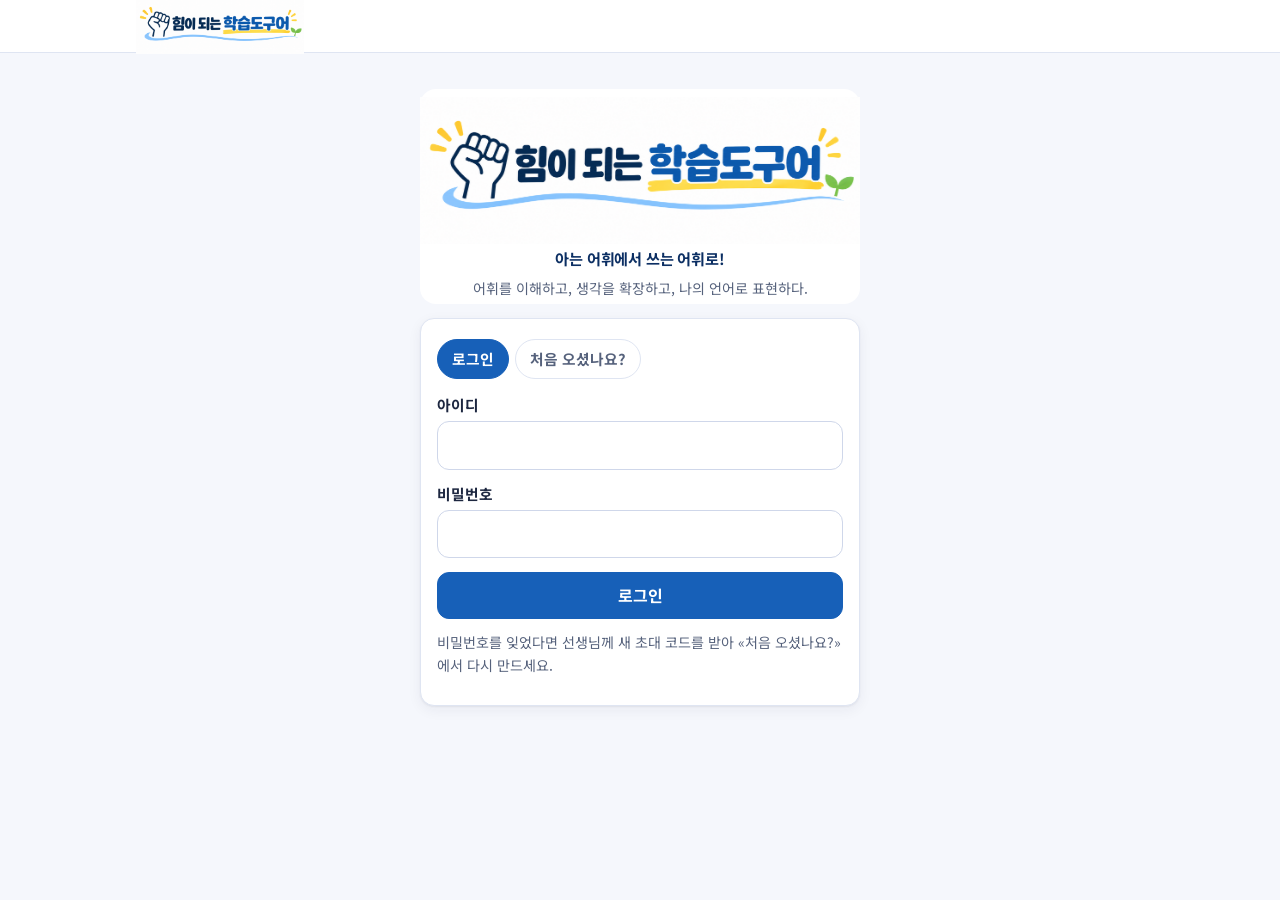
<file: docs/index.html>
<!doctype html>
<html lang="ko">
<head>
<meta charset="utf-8">
<meta name="viewport" content="width=device-width, initial-scale=1, viewport-fit=cover">
<meta name="theme-color" content="#1760b8">
<meta name="robots" content="noindex">
<title>힘이 되는 학습도구어</title>
<link rel="icon" href="data:image/svg+xml,%3Csvg xmlns='http://www.w3.org/2000/svg' viewBox='0 0 32 32'%3E%3Crect width='32' height='32' rx='8' fill='%233b6fd6'/%3E%3Ctext x='16' y='23' font-size='20' text-anchor='middle' fill='white' font-family='sans-serif'%3E%EC%96%B4%3C/text%3E%3C/svg%3E">
<link rel="preconnect" href="https://fonts.googleapis.com">
<link rel="stylesheet" href="https://fonts.googleapis.com/css2?family=Noto+Sans+KR:wght@400;500;700;800&display=swap">
<link rel="stylesheet" href="css/app.css">
</head>
<body>
<noscript><p style="padding:24px">이 앱은 자바스크립트가 필요합니다. 브라우저 설정에서 켜 주세요.</p></noscript>
<div id="demo-banner" class="demo-banner hidden"></div>
<header class="topbar" id="topbar">
  <div class="topbar-in">
    <a class="brand" href="#/home" aria-label="힘이 되는 학습도구어 홈">
      <span class="brand-img" data-title-slot="brand"></span>
      <span class="brand-mark" aria-hidden="true">어</span><span class="brand-text">힘이 되는 학습도구어</span>
    </a>
    <nav class="topnav" id="topnav" aria-label="메뉴"></nav>
    <div class="userbox" id="userbox"></div>
  </div>
</header>
<main id="view" tabindex="-1"><p class="muted center" style="padding:40px">불러오는 중…</p></main>
<nav class="tabbar hidden" id="tabbar" aria-label="아래 메뉴"></nav>
<div class="toast-wrap" id="toasts" aria-live="polite"></div>
<div id="modal-root"></div>

<script src="config.js"></script>
<script src="data/vocab.js"></script>
<script src="data/cards.js"></script>
<script src="js/sha256.js"></script>
<script src="js/core.js"></script>
<script src="js/api.js"></script>
<script src="js/data.js"></script>
<script src="js/ui.js"></script>
<script src="js/student.js"></script>
<script src="js/student2.js"></script>
<script src="js/teacher.js"></script>
<script src="js/app.js"></script>
</body>
</html>
</file>
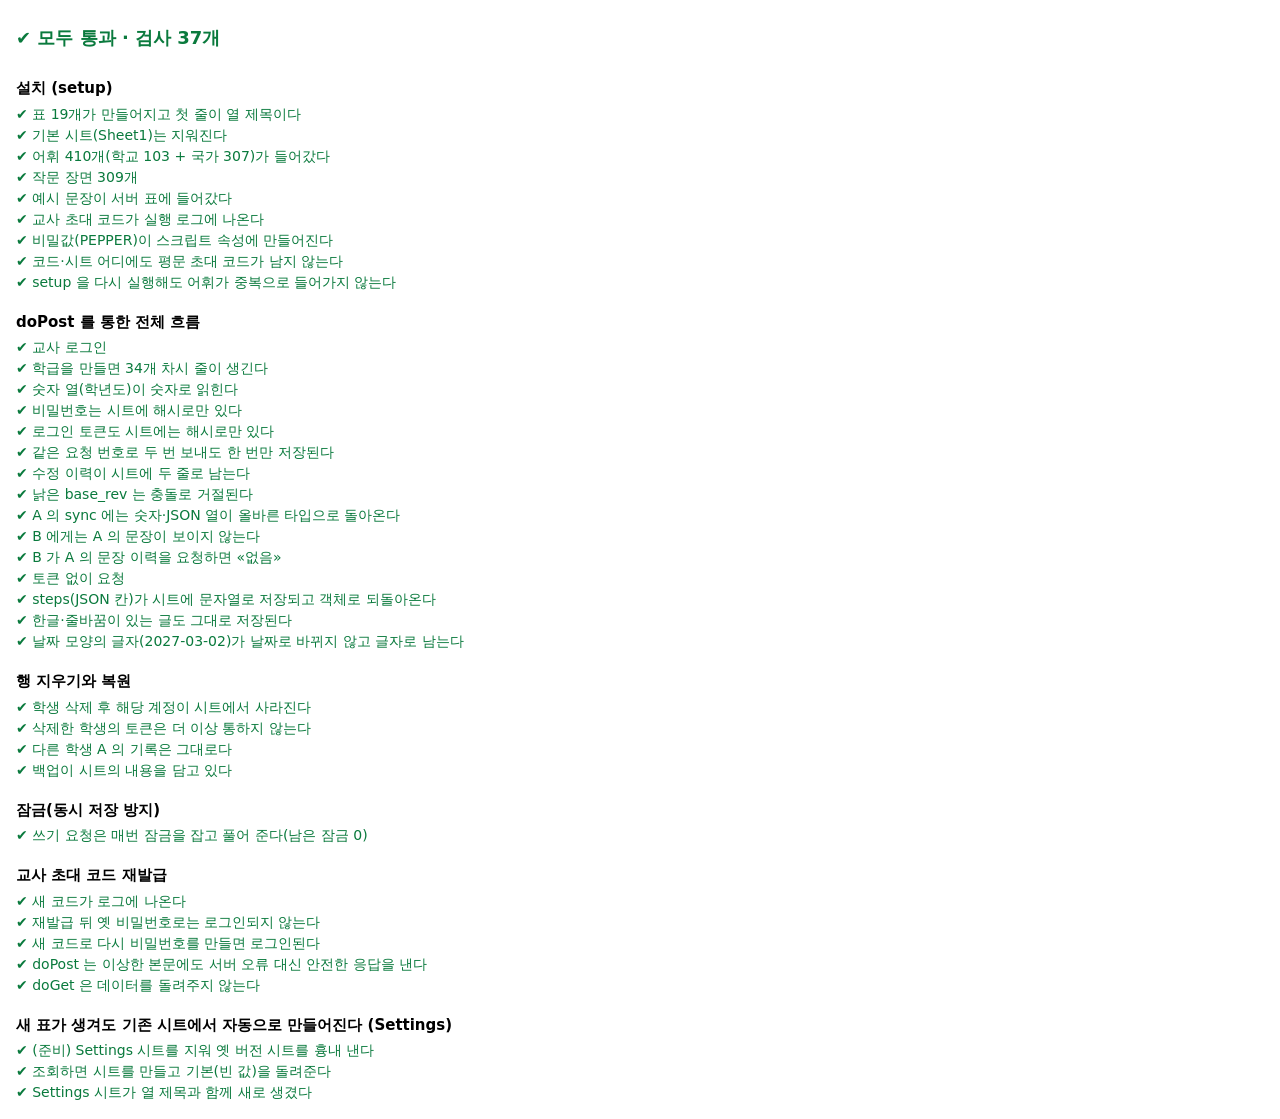
<file: tests/run_gas_tests.html>
<!doctype html>
<html lang="ko">
<head>
<meta charset="utf-8">
<title>Apps Script 코드 시험 (구글 환경을 흉내 낸 가짜 도구로 실행)</title>
<style>
  body { font: 14px/1.5 system-ui, "Malgun Gothic", sans-serif; margin: 16px; }
  .ok { color: #0a7a3d } .bad { color: #c0262d; font-weight: 700 } h2 { margin: 18px 0 4px; font-size: 15px }
  #sum { font-size: 18px; font-weight: 700; padding: 8px 0 }
</style>
</head>
<body>
<div id="sum">실행 중…</div>
<div id="out"></div>
<script>
/* ===== 구글 Apps Script 의 도구들을 흉내 낸 가짜(mock) =====
 * 실제 구글 서버가 아니므로 «시트 저장 방식(행·열 읽고 쓰기, 행 지우기, 잠금)이 코드대로 움직이는지» 만 확인한다. */
var LOG = [];
var Logger = { log: function (m) { LOG.push(String(m)); } };
function MockRange(sh, r, c, nr, nc) { this.sh = sh; this.r = r; this.c = c; this.nr = nr; this.nc = nc; }
MockRange.prototype.getValues = function () {
  var out = [];
  for (var i = 0; i < this.nr; i++) { var row = []; for (var j = 0; j < this.nc; j++) { var v = (this.sh.rows[this.r - 1 + i] || [])[this.c - 1 + j]; row.push(v === undefined || v === null ? '' : v); } out.push(row); }
  return out;
};
MockRange.prototype.setValues = function (vals) {
  for (var i = 0; i < vals.length; i++) { var idx = this.r - 1 + i; this.sh.rows[idx] = this.sh.rows[idx] || []; for (var j = 0; j < vals[i].length; j++) { var v = vals[i][j]; if (typeof v === 'string' && this.sh.numCols[this.c + j]) v = v === '' ? '' : Number(v); this.sh.rows[idx][this.c - 1 + j] = v; } }
  return this;
};
MockRange.prototype.setFontWeight = function () { return this; };
MockRange.prototype.setBackground = function () { return this; };
MockRange.prototype.setNumberFormat = function (f) { for (var j = 0; j < this.nc; j++) this.sh.numCols[this.c + j] = (f === '0'); return this; };
function MockSheet(name) { this.name = name; this.rows = []; this.numCols = {}; }
MockSheet.prototype.getRange = function (r, c, nr, nc) { return new MockRange(this, r, c, nr || 1, nc || 1); };
MockSheet.prototype.getLastRow = function () { var n = 0; this.rows.forEach(function (r, i) { if (r && r.some(function (v) { return v !== '' && v !== undefined; })) n = i + 1; }); return n; };
MockSheet.prototype.getMaxRows = function () { return 1000; };
MockSheet.prototype.setFrozenRows = function () {};
MockSheet.prototype.deleteRow = function (r) { this.rows.splice(r - 1, 1); };
function MockSS() { this.sheets = [new MockSheet('Sheet1')]; }
MockSS.prototype.getSheetByName = function (n) { return this.sheets.filter(function (s) { return s.name === n; })[0] || null; };
MockSS.prototype.insertSheet = function (n) { var s = new MockSheet(n); this.sheets.push(s); return s; };
MockSS.prototype.getSheets = function () { return this.sheets; };
MockSS.prototype.deleteSheet = function (s) { this.sheets = this.sheets.filter(function (x) { return x !== s; }); };
MockSS.prototype.getId = function () { return 'mock-ss-id'; };
var THE_SS = new MockSS();
var SpreadsheetApp = { getActiveSpreadsheet: function () { return THE_SS; }, openById: function () { return THE_SS; } };
var PROPS = {};
var PropertiesService = { getScriptProperties: function () { return { getProperty: function (k) { return PROPS[k] || null; }, setProperty: function (k, v) { PROPS[k] = v; } }; } };
var LOCKS = { held: 0, max: 0, total: 0 };
var LockService = { getScriptLock: function () { return { waitLock: function () { LOCKS.held++; LOCKS.total++; LOCKS.max = Math.max(LOCKS.max, LOCKS.held); }, releaseLock: function () { LOCKS.held--; } }; } };
var Utilities = { getUuid: function () { return crypto.randomUUID(); } };
var ContentService = { MimeType: { JSON: 'json' }, createTextOutput: function (s) { return { s: s, setMimeType: function () { return this; }, getContent: function () { return this.s; } }; } };
var UrlFetchApp = { fetch: function (u) { return { getContentText: function () { return /examples\.json$/.test(u) ? window.__EX_TEXT : window.__VOCAB_TEXT; } }; } };
</script>
<script src="../docs/js/sha256.js"></script>
<script src="../docs/js/core.js"></script>
<script src="../backend/Store.gs"></script>
<script src="../backend/Code.gs"></script>
<script src="../backend/Setup.gs"></script>
<script>
var results = [], current = '';
function group(name) { current = name; var h = document.createElement('h2'); h.textContent = name; document.getElementById('out').appendChild(h); }
function check(name, cond, detail) {
  results.push({ ok: !!cond });
  var d = document.createElement('div'); d.className = cond ? 'ok' : 'bad';
  d.textContent = (cond ? '✔ ' : '✘ ') + name + (cond ? '' : '  → ' + (typeof detail === 'string' ? detail : JSON.stringify(detail)));
  document.getElementById('out').appendChild(d);
}
function eq(name, a, b) { check(name, JSON.stringify(a) === JSON.stringify(b), '받은 값 ' + JSON.stringify(a) + ' / 기대 ' + JSON.stringify(b)); }

/* 웹으로 보내는 것과 똑같이 doPost 를 부른다 */
function post(action, payload, token, rid) {
  var out = doPost({ postData: { contents: JSON.stringify({ action: action, token: token || null, payload: payload || {}, req_id: rid }) } });
  return JSON.parse(out.getContent());
}
function must(action, payload, token, rid) { var r = post(action, payload, token, rid); if (!r.ok) throw new Error(action + ': ' + r.error.code + ' ' + r.error.message); return r.data; }
function code(r) { return r.ok ? 'OK' : r.error.code; }

async function main() {
  window.__VOCAB_TEXT = await (await fetch('../docs/data/vocab.json')).text();
  window.__EX_TEXT = await (await fetch('../docs/data/examples.json')).text();
  CONFIG.SEED_URL = 'http://mock/vocab.json';

  group('설치 (setup)');
  setup();
  var ss = THE_SS;
  check('표 19개가 만들어지고 첫 줄이 열 제목이다', VocabCore.TABLES && Object.keys(VocabCore.TABLES).every(function (t) { var sh = ss.getSheetByName(t); return sh && sh.rows[0] && sh.rows[0][0] === VocabCore.colName(VocabCore.TABLES[t][0]); }));
  check('기본 시트(Sheet1)는 지워진다', !ss.getSheetByName('Sheet1'));
  eq('어휘 410개(학교 103 + 국가 307)가 들어갔다', ss.getSheetByName('Vocabulary').getLastRow() - 1, 410);
  eq('작문 장면 309개', ss.getSheetByName('WritingPrompts').getLastRow() - 1, 309);
  check('예시 문장이 서버 표에 들어갔다', ss.getSheetByName('WritingPrompts').rows.slice(1).filter(function (r) { return r[5]; }).length === 309);
  check('교사 초대 코드가 실행 로그에 나온다', LOG.some(function (l) { return /초대 코드: [A-Z0-9]{4}-[A-Z0-9]{4}/.test(l); }), LOG);
  check('비밀값(PEPPER)이 스크립트 속성에 만들어진다', (PROPS.PEPPER || '').length === 64);
  check('코드·시트 어디에도 평문 초대 코드가 남지 않는다', (function () { var code0 = /초대 코드: ([A-Z0-9]{4}-[A-Z0-9]{4})/.exec(LOG.join('\n'))[1]; return JSON.stringify(ss.getSheetByName('Users').rows).indexOf(code0) < 0; })());
  var before = ss.getSheetByName('Vocabulary').getLastRow();
  setup();
  eq('setup 을 다시 실행해도 어휘가 중복으로 들어가지 않는다', ss.getSheetByName('Vocabulary').getLastRow(), before);

  group('doPost 를 통한 전체 흐름');
  var inv = /초대 코드: ([A-Z0-9]{4}-[A-Z0-9]{4})/.exec(LOG.join('\n'))[1];
  var tses = must('auth.activate', { login_id: CONFIG.TEACHER_ID, invite_code: inv, new_password: 'teacher-pass-1' });
  var T = tses.token;
  eq('교사 로그인', tses.user.role, 'teacher');
  var cls = must('class.create', { school_year: 2027, grade: 2, class_name: '3반' }, T);
  eq('학급을 만들면 34개 차시 줄이 생긴다', ss.getSheetByName('Lessons').getLastRow() - 1, 34);
  eq('숫자 열(학년도)이 숫자로 읽힌다', ss.getSheetByName('Classes').rows[1][1], 2027);
  var made = must('student.create', { class_id: cls.class_id, students: [{ no: 1, name: '가' }, { no: 2, name: '나' }] }, T);
  var A = must('auth.activate', { login_id: made[0].login_id, invite_code: made[0].invite_code, new_password: 'pw-a-1234' }).token;
  var B = must('auth.activate', { login_id: made[1].login_id, invite_code: made[1].invite_code, new_password: 'pw-b-1234' }).token;
  check('비밀번호는 시트에 해시로만 있다', JSON.stringify(ss.getSheetByName('Users').rows).indexOf('pw-a-1234') < 0);
  check('로그인 토큰도 시트에는 해시로만 있다', JSON.stringify(ss.getSheetByName('Sessions').rows).indexOf(A) < 0);

  var V = 'V-S025';
  var w1 = must('writing.save', { vocabulary_id: V, scene_type: 'SUBJECT', text: '시트에 저장되는 첫 문장입니다.', mode: 'SUBMIT' }, A, 'rq1');
  var w1b = must('writing.save', { vocabulary_id: V, scene_type: 'SUBJECT', text: '시트에 저장되는 첫 문장입니다.', mode: 'SUBMIT' }, A, 'rq1');
  check('같은 요청 번호로 두 번 보내도 한 번만 저장된다', w1.writing_id === w1b.writing_id && ss.getSheetByName('WritingRevisions').getLastRow() - 1 === 1);
  var w2 = must('writing.save', { vocabulary_id: V, scene_type: 'SUBJECT', text: '고쳐서 다시 낸 문장입니다.', mode: 'SUBMIT', base_rev: w1.rev }, A);
  eq('수정 이력이 시트에 두 줄로 남는다', ss.getSheetByName('WritingRevisions').getLastRow() - 1, 2);
  eq('낡은 base_rev 는 충돌로 거절된다', code(post('writing.save', { vocabulary_id: V, scene_type: 'SUBJECT', text: '낡은 화면의 글입니다 정말로.', mode: 'DRAFT', base_rev: w1.rev }, A)), 'CONFLICT');
  var snapA = must('sync', {}, A), snapB = must('sync', {}, B);
  check('A 의 sync 에는 숫자·JSON 열이 올바른 타입으로 돌아온다', snapA.writings.length === 1 && snapA.writings[0].version === 2 && typeof snapA.writings[0].rev === 'number' && typeof snapA.writings[0].self_check === 'object');
  eq('B 에게는 A 의 문장이 보이지 않는다', snapB.writings.length, 0);
  eq('B 가 A 의 문장 이력을 요청하면 «없음»', code(post('writing.revisions', { writing_id: w1.writing_id }, B)), 'NOT_FOUND');
  eq('토큰 없이 요청', code(post('sync', {}, null)), 'UNAUTHENTICATED');
  must('sv.save', { vocabulary_id: V, guessed_meaning: '앞뒤 흐름', mark: ['define'] }, A);
  check('steps(JSON 칸)가 시트에 문자열로 저장되고 객체로 되돌아온다', typeof ss.getSheetByName('StudentVocabulary').rows[1][4] === 'string' && must('sync', {}, A).sv[0].steps.define === true);
  check('한글·줄바꿈이 있는 글도 그대로 저장된다', (function () { var t = '첫 줄\n둘째 줄 "따옴표" , 쉼표'; must('daily.save', { date: '2027-03-02', text: t }, A); return must('sync', {}, A).daily[0].text === t; })());
  check('날짜 모양의 글자(2027-03-02)가 날짜로 바뀌지 않고 글자로 남는다', typeof ss.getSheetByName('DailySentences').rows[1][2] === 'string');

  group('행 지우기와 복원');
  must('student.purge', { user_id: made[1].user_id, confirm: made[1].login_id }, T);
  eq('학생 삭제 후 해당 계정이 시트에서 사라진다', ss.getSheetByName('Users').rows.filter(function (r) { return r[2] === made[1].login_id; }).length, 0);
  eq('삭제한 학생의 토큰은 더 이상 통하지 않는다', code(post('sync', {}, B)), 'UNAUTHENTICATED');
  eq('다른 학생 A 의 기록은 그대로다', must('sync', {}, A).writings.length, 1);
  var bk = must('backup.export', {}, T);
  check('백업이 시트의 내용을 담고 있다', bk.data.Users.length === 1 && bk.data.Writings.length === 1);

  group('잠금(동시 저장 방지)');
  check('쓰기 요청은 매번 잠금을 잡고 풀어 준다(남은 잠금 0)', LOCKS.total > 10 && LOCKS.held === 0, LOCKS);

  group('교사 초대 코드 재발급');
  LOG.length = 0; newTeacherCode();
  check('새 코드가 로그에 나온다', LOG.some(function (l) { return /새 초대 코드: [A-Z0-9]{4}-[A-Z0-9]{4}/.test(l); }), LOG);
  eq('재발급 뒤 옛 비밀번호로는 로그인되지 않는다', code(post('auth.login', { login_id: CONFIG.TEACHER_ID, password: 'teacher-pass-1' })), 'NOT_ACTIVATED');
  var inv2 = /새 초대 코드: ([A-Z0-9]{4}-[A-Z0-9]{4})/.exec(LOG.join('\n'))[1];
  eq('새 코드로 다시 비밀번호를 만들면 로그인된다', code(post('auth.activate', { login_id: CONFIG.TEACHER_ID, invite_code: inv2, new_password: 'teacher-pass-2' })), 'OK');
  eq('doPost 는 이상한 본문에도 서버 오류 대신 안전한 응답을 낸다', JSON.parse(doPost({ postData: { contents: '{깨진 JSON' } }).getContent()).ok, false);
  eq('doGet 은 데이터를 돌려주지 않는다', Object.keys(JSON.parse(doGet().getContent())).sort().join(), 'ok,service,version');


  group('새 표가 생겨도 기존 시트에서 자동으로 만들어진다 (Settings)');
  ss.deleteSheet(ss.getSheetByName('Settings'));
  check('(준비) Settings 시트를 지워 옛 버전 시트를 흉내 낸다', !ss.getSheetByName('Settings'));
  eq('조회하면 시트를 만들고 기본(빈 값)을 돌려준다', post('site.get', {}).data.title_image, '');
  check('Settings 시트가 열 제목과 함께 새로 생겼다', !!ss.getSheetByName('Settings') && ss.getSheetByName('Settings').rows[0][0] === 'setting_key');

  var bad = results.filter(function (r) { return !r.ok; });
  var sum = document.getElementById('sum');
  sum.textContent = (bad.length ? '✘ 실패 ' + bad.length + '건 / ' : '✔ 모두 통과 · ') + '검사 ' + results.length + '개';
  sum.className = bad.length ? 'bad' : 'ok';
  window.__done = { total: results.length, failed: bad.length };
}
main().catch(function (e) { document.getElementById('sum').textContent = '실행 오류: ' + e.message; document.getElementById('sum').className = 'bad'; console.error(e); window.__done = { error: String(e.stack || e) }; });
</script>
</body>
</html>
</file>
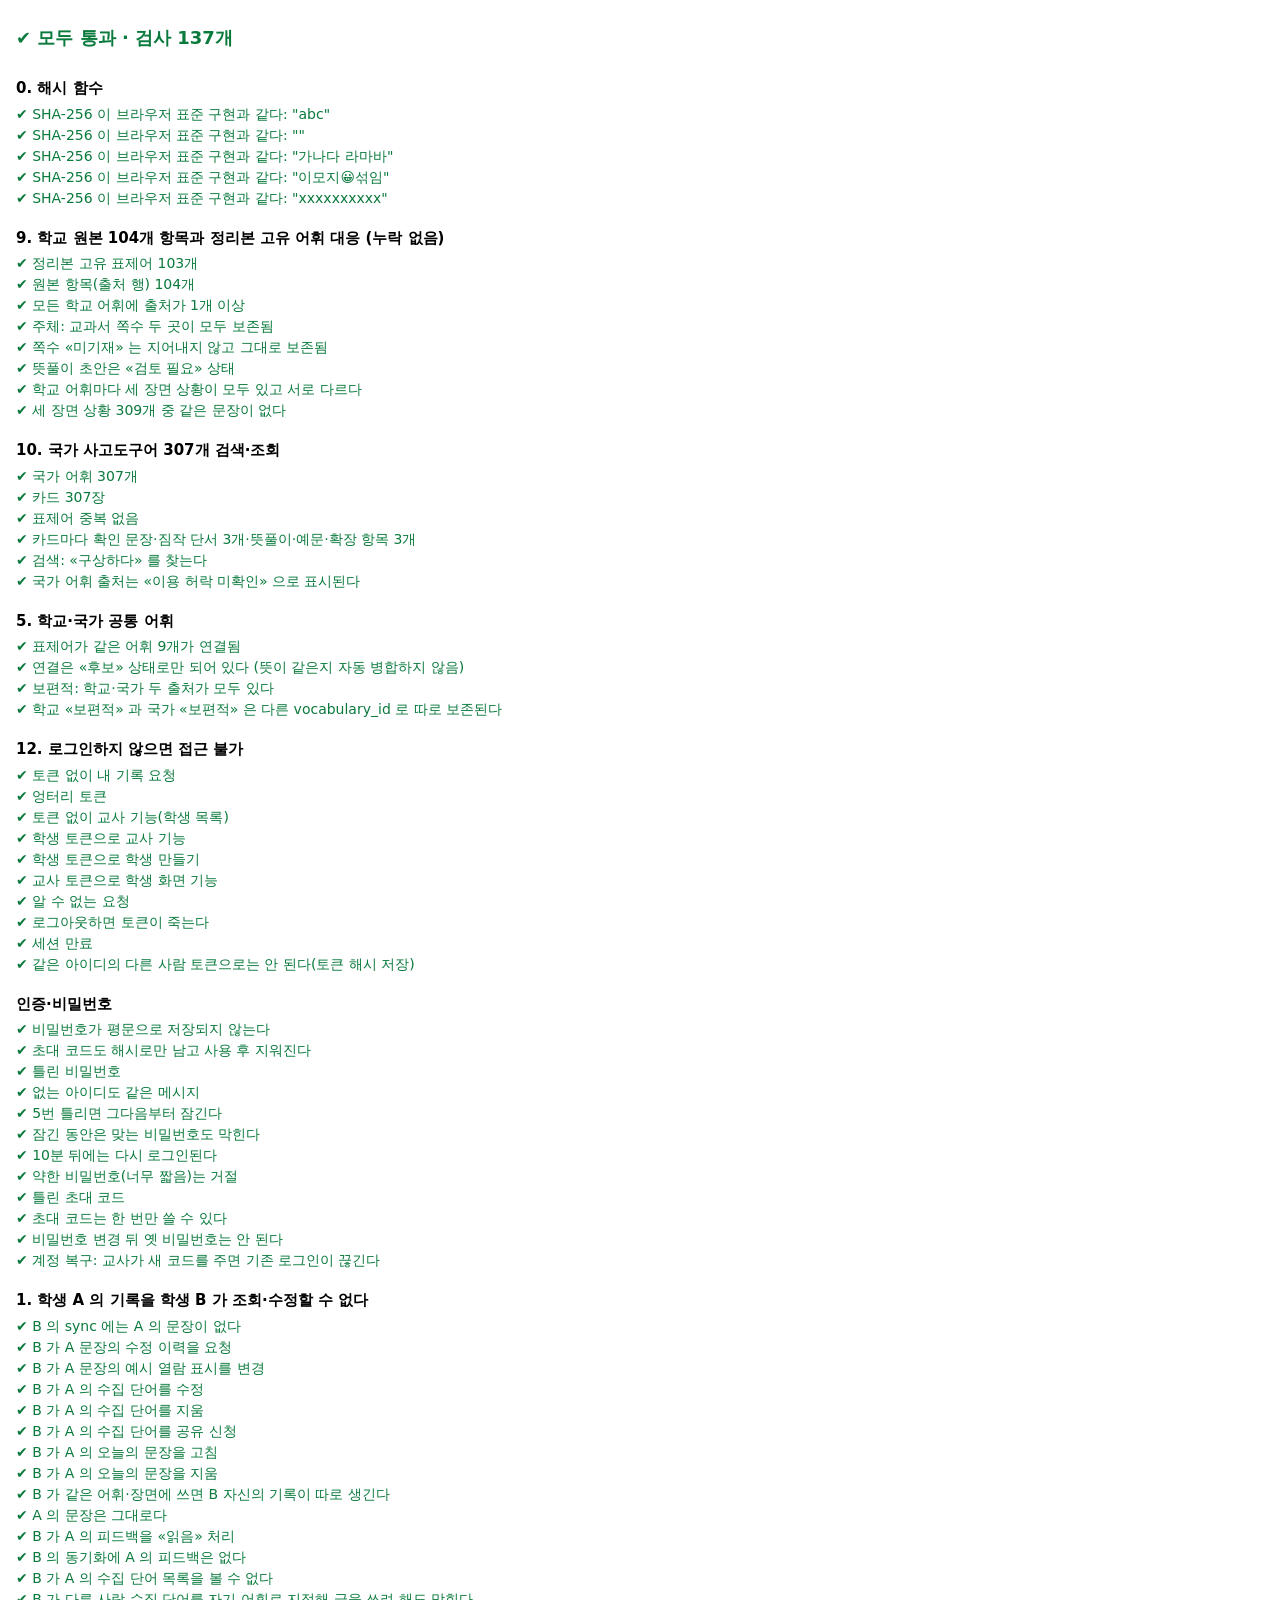
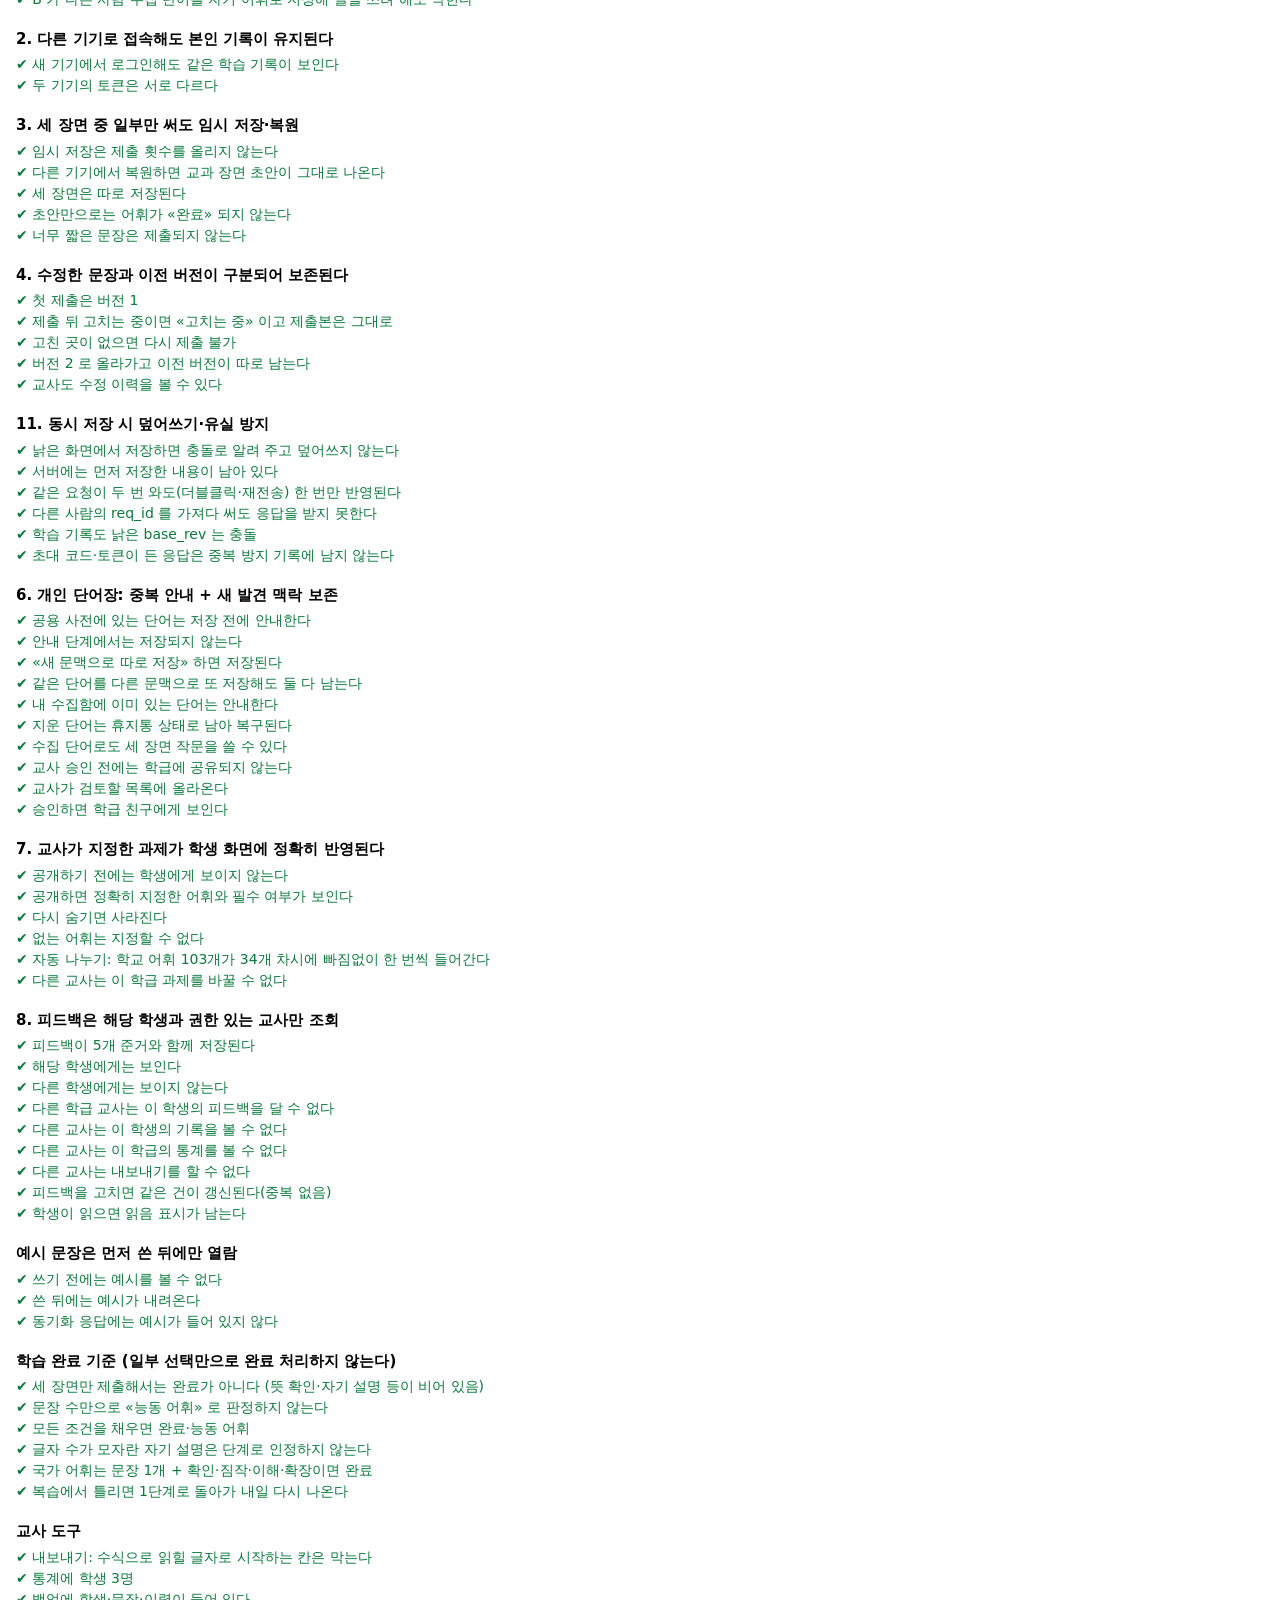
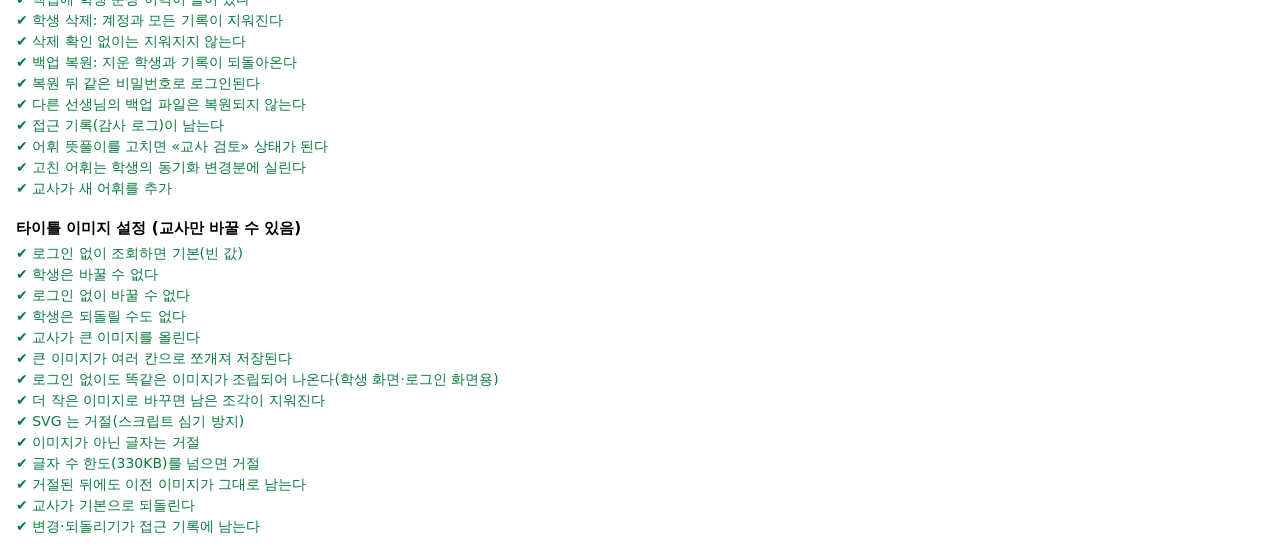
<file: tests/run_tests.html>
<!doctype html>
<html lang="ko">
<head>
<meta charset="utf-8">
<title>자동 테스트</title>
<style>
  body { font: 14px/1.5 system-ui, "Malgun Gothic", sans-serif; margin: 16px; }
  .ok { color: #0a7a3d } .bad { color: #c0262d; font-weight: 700 } h2 { margin: 18px 0 4px; font-size: 15px }
  #sum { font-size: 18px; font-weight: 700; padding: 8px 0 }
</style>
</head>
<body>
<div id="sum">실행 중…</div>
<div id="out"></div>
<script src="../docs/js/sha256.js"></script>
<script src="../docs/js/core.js"></script>
<script src="../docs/js/memory_store.js"></script>
<script src="../docs/js/seed_examples.js"></script>
<script>
/* ===== 아주 작은 테스트 틀 ===== */
var results = [], current = '';
function group(name) { current = name; var h = document.createElement('h2'); h.textContent = name; document.getElementById('out').appendChild(h); }
function check(name, cond, detail) {
  results.push({ group: current, name: name, ok: !!cond });
  var d = document.createElement('div'); d.className = cond ? 'ok' : 'bad';
  d.textContent = (cond ? '✔ ' : '✘ ') + name + (cond ? '' : '  → ' + (detail === undefined ? '' : (typeof detail === 'string' ? detail : JSON.stringify(detail))));
  document.getElementById('out').appendChild(d);
}
function eq(name, a, b) { check(name, JSON.stringify(a) === JSON.stringify(b), '받은 값 ' + JSON.stringify(a) + ' / 기대 ' + JSON.stringify(b)); }
function code(r) { return r.ok ? 'OK' : r.error.code; }

/* ===== 테스트 환경 만들기 ===== */
var VOCAB, CARDS;
function randomHex(n) { var a = new Uint8Array(n), s = ''; crypto.getRandomValues(a); for (var i = 0; i < n; i++) s += ('0' + a[i].toString(16)).slice(-2); return s; }
var clock = { t: Date.now() };
function world() {
  var store = MemoryStore();
  var core = VocabCore.create({ store: store, sha256Hex: sha256Hex, randomHex: randomHex, pepper: 'test-pepper',
    now: function () { return new Date(clock.t).toISOString(); }, lock: function (fn) { return fn(); } });
  store.ensure(); core.seed(VOCAB, SEED_EXAMPLES);
  var w = { store: store, core: core };
  w.call = function (token, action, payload, rid) { return core.handle({ action: action, token: token, payload: payload || {}, req_id: rid }); };
  w.must = function (token, action, payload, rid) { var r = w.call(token, action, payload, rid); if (!r.ok) throw new Error(action + ' 실패: ' + r.error.code + ' ' + r.error.message); return r.data; };
  var t = core.createTeacher('t1', '선생님');
  w.teacher = w.must('', 'auth.activate', { login_id: 't1', invite_code: t.invite_code, new_password: 'teacher-pass-1' });
  w.T = w.teacher.token;
  w.cls = w.must(w.T, 'class.create', { school_year: 2027, grade: 2, class_name: '3반' });
  var made = w.must(w.T, 'student.create', { class_id: w.cls.class_id, students: [{ no: 1, name: '가학생' }, { no: 2, name: '나학생' }, { no: 3, name: '다학생' }] });
  w.stu = made.map(function (m) { var s = w.must('', 'auth.activate', { login_id: m.login_id, invite_code: m.invite_code, new_password: 'pw-' + m.login_id }); return { token: s.token, user: s.user, login_id: m.login_id, pw: 'pw-' + m.login_id, made: m }; });
  w.A = w.stu[0].token; w.B = w.stu[1].token;
  return w;
}
function vid(headword, origin) { return VOCAB.vocabulary.filter(function (v) { return v.headword === headword && (!origin || v.origin === origin); })[0].vocabulary_id; }

/* ===== 테스트 본문 ===== */
async function main() {
  VOCAB = await (await fetch('../docs/data/vocab.json')).json();
  CARDS = await (await fetch('../docs/data/cards.json')).json();

  group('0. 해시 함수');
  var enc = async function (s) { var b = new Uint8Array(await crypto.subtle.digest('SHA-256', new TextEncoder().encode(s))); return Array.prototype.map.call(b, function (x) { return ('0' + x.toString(16)).slice(-2); }).join(''); };
  var samples = ['abc', '', '가나다 라마바', '이모지😀섞임', 'x'.repeat(200)];
  for (var i = 0; i < samples.length; i++) check('SHA-256 이 브라우저 표준 구현과 같다: ' + JSON.stringify(samples[i].slice(0, 10)), sha256Hex(samples[i]) === await enc(samples[i]));

  group('9. 학교 원본 104개 항목과 정리본 고유 어휘 대응 (누락 없음)');
  var school = VOCAB.vocabulary.filter(function (v) { return v.origin === 'SCHOOL'; });
  var schoolSrc = VOCAB.sources.filter(function (s) { return s.source_type === 'SCHOOL'; });
  eq('정리본 고유 표제어 103개', school.length, 103);
  eq('원본 항목(출처 행) 104개', schoolSrc.length, 104);
  check('모든 학교 어휘에 출처가 1개 이상', school.every(function (v) { return schoolSrc.some(function (s) { return s.vocabulary_id === v.vocabulary_id; }); }));
  check('주체: 교과서 쪽수 두 곳이 모두 보존됨', schoolSrc.filter(function (s) { return s.vocabulary_id === vid('주체', 'SCHOOL'); }).map(function (s) { return s.page; }).sort().join() === '49쪽,66쪽');
  check('쪽수 «미기재» 는 지어내지 않고 그대로 보존됨', schoolSrc.filter(function (s) { return s.page === '미기재'; }).length === 19);
  check('뜻풀이 초안은 «검토 필요» 상태', school.every(function (v) { return v.definition_status === 'DRAFT_REVIEW'; }));
  check('학교 어휘마다 세 장면 상황이 모두 있고 서로 다르다', school.every(function (v) { var p = VOCAB.prompts.filter(function (x) { return x.vocabulary_id === v.vocabulary_id; }); return p.length === 3 && new Set(p.map(function (x) { return x.scenario; })).size === 3 && p.every(function (x) { return x.guiding_question.length > 5; }); }));
  check('세 장면 상황 309개 중 같은 문장이 없다', new Set(VOCAB.prompts.map(function (x) { return x.scenario; })).size === 309);

  group('10. 국가 사고도구어 307개 검색·조회');
  var nat = VOCAB.vocabulary.filter(function (v) { return v.origin === 'NATIONAL'; });
  eq('국가 어휘 307개', nat.length, 307);
  eq('카드 307장', Object.keys(CARDS).length, 307);
  check('표제어 중복 없음', new Set(nat.map(function (v) { return v.normalized_headword; })).size === 307);
  check('카드마다 확인 문장·짐작 단서 3개·뜻풀이·예문·확장 항목 3개', nat.every(function (v) { var c = CARDS[v.vocabulary_id]; return c && c.confirm.text.length > 5 && c.guess.length === 3 && c.understand.definition && c.understand.example && c.expand.items.length === 3; }));
  check('검색: «구상하다» 를 찾는다', nat.some(function (v) { return v.headword === '구상하다'; }));
  check('국가 어휘 출처는 «이용 허락 미확인» 으로 표시된다', VOCAB.sources.filter(function (s) { return s.source_type === 'NATIONAL'; }).every(function (s) { return s.permission_status === 'UNVERIFIED'; }));

  group('5. 학교·국가 공통 어휘');
  var same = VOCAB.relations.filter(function (r) { return r.relation_type === 'SAME_HEADWORD'; });
  eq('표제어가 같은 어휘 9개가 연결됨', same.length, 9);
  check('연결은 «후보» 상태로만 되어 있다 (뜻이 같은지 자동 병합하지 않음)', same.every(function (r) { return r.status === 'CANDIDATE'; }));
  var bs = ['V-S034'].concat(nat.filter(function (v) { return v.headword === '보편적'; }).map(function (v) { return v.vocabulary_id; }));
  check('보편적: 학교·국가 두 출처가 모두 있다', vid('보편적', 'SCHOOL') && vid('보편적', 'NATIONAL') && VOCAB.sources.filter(function (s) { return s.vocabulary_id === vid('보편적', 'SCHOOL') || s.vocabulary_id === vid('보편적', 'NATIONAL'); }).map(function (s) { return s.source_type; }).sort().join() === 'NATIONAL,SCHOOL');
  check('학교 «보편적» 과 국가 «보편적» 은 다른 vocabulary_id 로 따로 보존된다', vid('보편적', 'SCHOOL') !== vid('보편적', 'NATIONAL'));

  group('12. 로그인하지 않으면 접근 불가');
  var w = world();
  eq('토큰 없이 내 기록 요청', code(w.call('', 'sync')), 'UNAUTHENTICATED');
  eq('엉터리 토큰', code(w.call('x'.repeat(48), 'sync')), 'UNAUTHENTICATED');
  eq('토큰 없이 교사 기능(학생 목록)', code(w.call('', 'student.list', { class_id: w.cls.class_id })), 'UNAUTHENTICATED');
  eq('학생 토큰으로 교사 기능', code(w.call(w.A, 'student.list', { class_id: w.cls.class_id })), 'FORBIDDEN');
  eq('학생 토큰으로 학생 만들기', code(w.call(w.A, 'student.create', { class_id: w.cls.class_id, students: [{ no: 9, name: 'x' }] })), 'FORBIDDEN');
  eq('교사 토큰으로 학생 화면 기능', code(w.call(w.T, 'sync')), 'FORBIDDEN');
  eq('알 수 없는 요청', code(w.call(w.A, 'drop.table')), 'NOT_FOUND');
  eq('로그아웃하면 토큰이 죽는다', (function () { var s = w.must('', 'auth.login', { login_id: w.stu[2].login_id, password: w.stu[2].pw }); w.must(s.token, 'auth.logout'); return code(w.call(s.token, 'sync')); })(), 'UNAUTHENTICATED');
  eq('세션 만료', (function () { var s = w.must('', 'auth.login', { login_id: w.stu[2].login_id, password: w.stu[2].pw }); clock.t += 9 * 3600e3; var r = code(w.call(s.token, 'sync')); clock.t -= 9 * 3600e3; return r; })(), 'SESSION_EXPIRED');
  eq('같은 아이디의 다른 사람 토큰으로는 안 된다(토큰 해시 저장)', w.store.all('Sessions').every(function (s) { return s.token_hash !== w.A && s.token_hash.length === 64; }), true);

  group('인증·비밀번호');
  w = world();
  check('비밀번호가 평문으로 저장되지 않는다', w.store.all('Users').every(function (u) { return u.credential_hash.length === 64 && u.credential_hash.indexOf('pw-') < 0; }));
  check('초대 코드도 해시로만 남고 사용 후 지워진다', w.store.all('Users').every(function (u) { return u.invite_hash === ''; }));
  eq('틀린 비밀번호', code(w.call('', 'auth.login', { login_id: w.stu[0].login_id, password: 'nope-nope' })), 'LOGIN_FAILED');
  eq('없는 아이디도 같은 메시지', w.call('', 'auth.login', { login_id: 'ghost', password: 'nope-nope' }).error.message, w.call('', 'auth.login', { login_id: w.stu[0].login_id, password: 'nope-nope' }).error.message);
  for (var k = 0; k < 5; k++) w.call('', 'auth.login', { login_id: w.stu[1].login_id, password: 'bad' + k });
  eq('5번 틀리면 그다음부터 잠긴다', code(w.call('', 'auth.login', { login_id: w.stu[1].login_id, password: 'bad-6' })), 'LOCKED');
  eq('잠긴 동안은 맞는 비밀번호도 막힌다', code(w.call('', 'auth.login', { login_id: w.stu[1].login_id, password: w.stu[1].pw })), 'LOCKED');
  clock.t += 11 * 60e3;
  eq('10분 뒤에는 다시 로그인된다', code(w.call('', 'auth.login', { login_id: w.stu[1].login_id, password: w.stu[1].pw })), 'OK');
  eq('약한 비밀번호(너무 짧음)는 거절', (function () { var m = w.must(w.T, 'student.create', { class_id: w.cls.class_id, students: [{ no: 20, name: '새학생' }] })[0]; return code(w.call('', 'auth.activate', { login_id: m.login_id, invite_code: m.invite_code, new_password: '123' })); })(), 'WEAK_PASSWORD');
  eq('틀린 초대 코드', (function () { var m = w.must(w.T, 'student.create', { class_id: w.cls.class_id, students: [{ no: 21, name: '새학생2' }] })[0]; return code(w.call('', 'auth.activate', { login_id: m.login_id, invite_code: 'AAAA-AAAA', new_password: 'goodpass1' })); })(), 'INVITE_INVALID');
  eq('초대 코드는 한 번만 쓸 수 있다', (function () { var m = w.must(w.T, 'student.create', { class_id: w.cls.class_id, students: [{ no: 22, name: '새학생3' }] })[0]; w.must('', 'auth.activate', { login_id: m.login_id, invite_code: m.invite_code, new_password: 'goodpass1' }); return code(w.call('', 'auth.activate', { login_id: m.login_id, invite_code: m.invite_code, new_password: 'otherpass1' })); })(), 'INVITE_INVALID');
  eq('비밀번호 변경 뒤 옛 비밀번호는 안 된다', (function () { var s = w.must('', 'auth.login', { login_id: w.stu[2].login_id, password: w.stu[2].pw }); w.must(s.token, 'auth.change_password', { old_password: w.stu[2].pw, new_password: 'brand-new-pw' }); return code(w.call('', 'auth.login', { login_id: w.stu[2].login_id, password: w.stu[2].pw })) + '/' + code(w.call('', 'auth.login', { login_id: w.stu[2].login_id, password: 'brand-new-pw' })); })(), 'LOGIN_FAILED/OK');
  eq('계정 복구: 교사가 새 코드를 주면 기존 로그인이 끊긴다', (function () { var s = w.must('', 'auth.login', { login_id: w.stu[0].login_id, password: w.stu[0].pw }); var r = w.must(w.T, 'student.reset', { user_id: w.stu[0].user.user_id }); var a = code(w.call(s.token, 'sync')); w.must('', 'auth.activate', { login_id: w.stu[0].login_id, invite_code: r.invite_code, new_password: 'recovered-pw' }); return a + '/' + code(w.call('', 'auth.login', { login_id: w.stu[0].login_id, password: 'recovered-pw' })); })(), 'UNAUTHENTICATED/OK');

  group('1. 학생 A 의 기록을 학생 B 가 조회·수정할 수 없다');
  w = world();
  var V = vid('맥락', 'SCHOOL');
  var wa = w.must(w.A, 'writing.save', { vocabulary_id: V, scene_type: 'SUBJECT', text: '국어 시간에 맥락을 살펴 글을 읽었다.', mode: 'SUBMIT' });
  var ca = w.must(w.A, 'collection.add', { headword: '나만의단어', confirmed_meaning: '내가 아는 뜻' }).item;
  var da = w.must(w.A, 'daily.save', { date: '2027-03-02', text: '오늘의 문장입니다 정말로.' });
  eq('B 의 sync 에는 A 의 문장이 없다', w.must(w.B, 'sync').writings.length, 0);
  eq('B 가 A 문장의 수정 이력을 요청', code(w.call(w.B, 'writing.revisions', { writing_id: wa.writing_id })), 'NOT_FOUND');
  eq('B 가 A 문장의 예시 열람 표시를 변경', code(w.call(w.B, 'writing.mark_example', { writing_id: wa.writing_id })), 'NOT_FOUND');
  eq('B 가 A 의 수집 단어를 수정', code(w.call(w.B, 'collection.save', { collection_id: ca.collection_id, confirmed_meaning: '해킹' })), 'NOT_FOUND');
  eq('B 가 A 의 수집 단어를 지움', code(w.call(w.B, 'collection.trash', { collection_id: ca.collection_id })), 'NOT_FOUND');
  eq('B 가 A 의 수집 단어를 공유 신청', code(w.call(w.B, 'collection.request_share', { collection_id: ca.collection_id })), 'NOT_FOUND');
  eq('B 가 A 의 오늘의 문장을 고침', code(w.call(w.B, 'daily.save', { daily_id: da.daily_id, date: '2027-03-02', text: '해킹한 문장입니다 정말로.' })), 'NOT_FOUND');
  eq('B 가 A 의 오늘의 문장을 지움', code(w.call(w.B, 'daily.delete', { daily_id: da.daily_id })), 'NOT_FOUND');
  eq('B 가 같은 어휘·장면에 쓰면 B 자신의 기록이 따로 생긴다', (function () { var wb = w.must(w.B, 'writing.save', { vocabulary_id: V, scene_type: 'SUBJECT', text: 'B 의 문장이다 맥락을.', mode: 'SUBMIT' }); return wb.writing_id !== wa.writing_id && wb.user_id !== wa.user_id; })(), true);
  eq('A 의 문장은 그대로다', w.must(w.A, 'sync').writings[0].text, '국어 시간에 맥락을 살펴 글을 읽었다.');
  eq('B 가 A 의 피드백을 «읽음» 처리', (function () { var f = w.must(w.T, 'feedback.save', { target_id: wa.writing_id, comment: '잘 썼어요' }); return code(w.call(w.B, 'feedback.read', { feedback_id: f.feedback_id })); })(), 'NOT_FOUND');
  eq('B 의 동기화에 A 의 피드백은 없다', w.must(w.B, 'sync').feedback.length, 0);
  check('B 가 A 의 수집 단어 목록을 볼 수 없다', w.must(w.B, 'sync').collections.length === 0);
  eq('B 가 다른 사람 수집 단어를 자기 어휘로 지정해 글을 쓰려 해도 막힌다', code(w.call(w.B, 'writing.save', { vocabulary_id: ca.collection_id, scene_type: 'DAILY', text: '남의 단어로 쓰는 문장.', mode: 'SUBMIT' })), 'NOT_FOUND');

  group('2. 다른 기기로 접속해도 본인 기록이 유지된다');
  w = world();
  w.must(w.A, 'sv.save', { vocabulary_id: V, guessed_meaning: '앞뒤 흐름', mark: ['define'] });
  var dev2 = w.must('', 'auth.login', { login_id: w.stu[0].login_id, password: w.stu[0].pw });
  var snap = w.must(dev2.token, 'sync');
  check('새 기기에서 로그인해도 같은 학습 기록이 보인다', snap.sv.length === 1 && snap.sv[0].guessed_meaning === '앞뒤 흐름' && snap.sv[0].steps.define === true);
  check('두 기기의 토큰은 서로 다르다', dev2.token !== w.A);

  group('3. 세 장면 중 일부만 써도 임시 저장·복원');
  w = world();
  var d1 = w.must(w.A, 'writing.save', { vocabulary_id: V, scene_type: 'SUBJECT', text: '쓰다 만 문장', mode: 'DRAFT' });
  check('임시 저장은 제출 횟수를 올리지 않는다', d1.status === 'DRAFT' && d1.version === 0 && d1.text === '');
  w.must(w.A, 'writing.save', { vocabulary_id: V, scene_type: 'DAILY', text: '', mode: 'DRAFT' });
  var snap3 = w.must('', 'auth.login', { login_id: w.stu[0].login_id, password: w.stu[0].pw });
  var ws3 = w.must(snap3.token, 'sync').writings;
  check('다른 기기에서 복원하면 교과 장면 초안이 그대로 나온다', ws3.some(function (x) { return x.scene_type === 'SUBJECT' && x.draft_text === '쓰다 만 문장'; }));
  check('세 장면은 따로 저장된다', ws3.length === 2);
  eq('초안만으로는 어휘가 «완료» 되지 않는다', VocabCore.util.vocabStatus('SCHOOL', w.must(w.A, 'sync').sv[0], ws3).done, false);
  eq('너무 짧은 문장은 제출되지 않는다', code(w.call(w.A, 'writing.save', { vocabulary_id: V, scene_type: 'WORLD', text: '네', mode: 'SUBMIT' })), 'TOO_SHORT');

  group('4. 수정한 문장과 이전 버전이 구분되어 보존된다');
  w = world();
  var s1 = w.must(w.A, 'writing.save', { vocabulary_id: V, scene_type: 'SUBJECT', text: '첫 번째 제출 문장입니다.', mode: 'SUBMIT' });
  eq('첫 제출은 버전 1', s1.version, 1);
  var dr = w.must(w.A, 'writing.save', { vocabulary_id: V, scene_type: 'SUBJECT', text: '고치는 중인 문장입니다.', mode: 'DRAFT', base_rev: s1.rev });
  check('제출 뒤 고치는 중이면 «고치는 중» 이고 제출본은 그대로', dr.status === 'REVISING' && dr.text === '첫 번째 제출 문장입니다.' && dr.draft_text === '고치는 중인 문장입니다.');
  eq('고친 곳이 없으면 다시 제출 불가', code(w.call(w.A, 'writing.save', { vocabulary_id: V, scene_type: 'SUBJECT', text: '첫 번째 제출 문장입니다.', mode: 'SUBMIT', base_rev: dr.rev })), 'UNCHANGED');
  var s2 = w.must(w.A, 'writing.save', { vocabulary_id: V, scene_type: 'SUBJECT', text: '두 번째로 고쳐 제출한 문장입니다.', mode: 'SUBMIT', base_rev: dr.rev });
  var revs = w.must(w.A, 'writing.revisions', { writing_id: s1.writing_id });
  check('버전 2 로 올라가고 이전 버전이 따로 남는다', s2.version === 2 && revs.length === 2 && revs[0].text === '첫 번째 제출 문장입니다.' && revs[1].text === '두 번째로 고쳐 제출한 문장입니다.');
  check('교사도 수정 이력을 볼 수 있다', w.must(w.T, 'student.detail', { user_id: w.stu[0].user.user_id }).revisions.length === 2);

  group('11. 동시 저장 시 덮어쓰기·유실 방지');
  w = world();
  var base = w.must(w.A, 'writing.save', { vocabulary_id: V, scene_type: 'DAILY', text: '기기 하나에서 시작했다.', mode: 'DRAFT' });
  var devB = w.must('', 'auth.login', { login_id: w.stu[0].login_id, password: w.stu[0].pw }).token;
  w.must(w.A, 'writing.save', { vocabulary_id: V, scene_type: 'DAILY', text: '기기 하나에서 먼저 고쳤다.', mode: 'DRAFT', base_rev: base.rev });
  var conflict = w.call(devB, 'writing.save', { vocabulary_id: V, scene_type: 'DAILY', text: '오래된 화면에서 덮어쓰려 한다.', mode: 'DRAFT', base_rev: base.rev });
  check('낡은 화면에서 저장하면 충돌로 알려 주고 덮어쓰지 않는다', code(conflict) === 'CONFLICT' && conflict.error.data.draft_text === '기기 하나에서 먼저 고쳤다.');
  eq('서버에는 먼저 저장한 내용이 남아 있다', w.must(w.A, 'sync').writings[0].draft_text, '기기 하나에서 먼저 고쳤다.');
  var r1 = w.call(w.A, 'writing.save', { vocabulary_id: V, scene_type: 'SUBJECT', text: '중복 요청 시험 문장입니다.', mode: 'SUBMIT' }, 'req-1');
  var r2 = w.call(w.A, 'writing.save', { vocabulary_id: V, scene_type: 'SUBJECT', text: '중복 요청 시험 문장입니다.', mode: 'SUBMIT' }, 'req-1');
  check('같은 요청이 두 번 와도(더블클릭·재전송) 한 번만 반영된다', r1.ok && r2.ok && r1.data.writing_id === r2.data.writing_id && r2.data.version === 1 && w.store.all('WritingRevisions').filter(function (x) { return x.text === '중복 요청 시험 문장입니다.'; }).length === 1);
  check('다른 사람의 req_id 를 가져다 써도 응답을 받지 못한다', (function () { var r = w.call(w.B, 'writing.save', { vocabulary_id: V, scene_type: 'SUBJECT', text: '남의 요청 번호를 써 본다 문장.', mode: 'SUBMIT' }, 'req-1'); return r.ok && r.data.user_id === w.stu[1].user.user_id; })());
  var sv1 = w.must(w.A, 'sv.save', { vocabulary_id: V, guessed_meaning: '첫 짐작' });
  eq('학습 기록도 낡은 base_rev 는 충돌', code(w.call(w.A, 'sv.save', { vocabulary_id: V, guessed_meaning: '덮어쓰기', base_rev: sv1.rev - 1 })), 'CONFLICT');
  check('초대 코드·토큰이 든 응답은 중복 방지 기록에 남지 않는다', w.store.all('ReqLog').every(function (x) { return x.response.indexOf('invite_code') < 0 && x.response.indexOf('token') < 0; }));

  group('6. 개인 단어장: 중복 안내 + 새 발견 맥락 보존');
  w = world();
  var dup = w.must(w.A, 'collection.add', { headword: '맥락', source_context: '과학 기사에서 봤다' });
  check('공용 사전에 있는 단어는 저장 전에 안내한다', dup.duplicate === true && dup.dictionary.length >= 1 && dup.dictionary[0].origin === 'SCHOOL');
  eq('안내 단계에서는 저장되지 않는다', w.must(w.A, 'sync').collections.length, 0);
  var sv = w.must(w.A, 'collection.add', { headword: '맥락', source_context: '과학 기사에서 봤다', guessed_meaning: '흐름', confirm_duplicate: true, personal_note: 'x' });
  check('«새 문맥으로 따로 저장» 하면 저장된다', sv.duplicate === false && sv.item.source_context === '과학 기사에서 봤다' && sv.item.vocabulary_id === vid('맥락', 'SCHOOL'));
  var again = w.must(w.A, 'collection.add', { headword: ' 맥 락 ', source_context: '영상에서 또 봤다', confirm_duplicate: true });
  check('같은 단어를 다른 문맥으로 또 저장해도 둘 다 남는다', again.item.duplicate_of === sv.item.collection_id && w.must(w.A, 'sync').collections.length === 2);
  var own = w.must(w.A, 'collection.add', { headword: '내가찾은말' });
  var own2 = w.must(w.A, 'collection.add', { headword: '내가찾은말', source_context: '다른 책' });
  check('내 수집함에 이미 있는 단어는 안내한다', own.duplicate === false && own2.duplicate === true && own2.mine.length === 1);
  var trashed = w.must(w.A, 'collection.trash', { collection_id: own.item.collection_id });
  check('지운 단어는 휴지통 상태로 남아 복구된다', trashed.status === 'TRASHED' && w.must(w.A, 'collection.trash', { collection_id: own.item.collection_id, restore: true }).status === 'ACTIVE');
  eq('수집 단어로도 세 장면 작문을 쓸 수 있다', code(w.call(w.A, 'writing.save', { vocabulary_id: own.item.collection_id, scene_type: 'DAILY', text: '내가 찾은 낱말로 쓴 문장입니다.', mode: 'SUBMIT' })), 'OK');
  var shared = w.must(w.A, 'collection.save', { collection_id: sv.item.collection_id, confirmed_meaning: '글의 앞뒤 흐름', base_rev: sv.item.rev });
  w.must(w.A, 'collection.request_share', { collection_id: sv.item.collection_id });
  eq('교사 승인 전에는 학급에 공유되지 않는다', w.must(w.B, 'sync').shared.length, 0);
  eq('교사가 검토할 목록에 올라온다', w.must(w.T, 'review.pending', { class_id: w.cls.class_id }).length, 1);
  w.must(w.T, 'collection.review', { collection_id: sv.item.collection_id, decision: 'APPROVED', note: '좋아요' });
  eq('승인하면 학급 친구에게 보인다', w.must(w.B, 'sync').shared.map(function (x) { return x.headword; }), ['맥락']);

  group('7. 교사가 지정한 과제가 학생 화면에 정확히 반영된다');
  w = world();
  var ids = ['보편적', '맥락', '추론'].map(function (h) { return vid(h, 'SCHOOL'); });
  w.must(w.T, 'lesson.set_vocab', { class_id: w.cls.class_id, lesson_number: 3, items: [{ vocabulary_id: ids[0], required: true }, { vocabulary_id: ids[1], required: false }, { vocabulary_id: vid('보편적', 'NATIONAL'), required: true }] });
  eq('공개하기 전에는 학생에게 보이지 않는다', w.must(w.A, 'sync').lessons.length, 0);
  w.must(w.T, 'lesson.save', { class_id: w.cls.class_id, lesson_number: 3, published: true, title: '3차시: 관점', goals: '목표 글' });
  var ls = w.must(w.A, 'sync').lessons;
  check('공개하면 정확히 지정한 어휘와 필수 여부가 보인다', ls.length === 1 && ls[0].title === '3차시: 관점' && ls[0].vocab.length === 3 && ls[0].vocab[1].required === 0 && ls[0].vocab[2].vocabulary_id === vid('보편적', 'NATIONAL'));
  w.must(w.T, 'lesson.save', { class_id: w.cls.class_id, lesson_number: 3, published: false });
  eq('다시 숨기면 사라진다', w.must(w.A, 'sync').lessons.length, 0);
  eq('없는 어휘는 지정할 수 없다', code(w.call(w.T, 'lesson.set_vocab', { class_id: w.cls.class_id, lesson_number: 3, items: [{ vocabulary_id: 'V-없음' }] })), 'NOT_FOUND');
  var dist = w.must(w.T, 'lesson.auto_distribute', { class_id: w.cls.class_id });
  var all = dist.reduce(function (n, l) { return n + l.vocab.length; }, 0);
  check('자동 나누기: 학교 어휘 103개가 34개 차시에 빠짐없이 한 번씩 들어간다', dist.length === 34 && all === 103 && new Set([].concat.apply([], dist.map(function (l) { return l.vocab.map(function (v) { return v.vocabulary_id; }); }))).size === 103);
  var w2 = world(); /* 다른 교사 */
  eq('다른 교사는 이 학급 과제를 바꿀 수 없다', (function () { var o = w2.core.createTeacher('t2', '다른 선생님'); var s = w2.must('', 'auth.activate', { login_id: 't2', invite_code: o.invite_code, new_password: 'teacher-pass-2' }); return code(w2.call(s.token, 'lesson.set_vocab', { class_id: w2.cls.class_id, lesson_number: 1, items: [] })); })(), 'FORBIDDEN');

  group('8. 피드백은 해당 학생과 권한 있는 교사만 조회');
  w = world();
  var o2 = w.core.createTeacher('t2', '다른 선생님'); var T2 = w.must('', 'auth.activate', { login_id: 't2', invite_code: o2.invite_code, new_password: 'teacher-pass-2' }).token;
  var wr = w.must(w.A, 'writing.save', { vocabulary_id: V, scene_type: 'WORLD', text: '뉴스에서 맥락을 잘라 쓰면 오해가 생긴다.', mode: 'SUBMIT' });
  var fb = w.must(w.T, 'feedback.save', { target_id: wr.writing_id, comment: '맥락 활용이 좋아요', rubric: { accuracy: 4, context: 3, clarity: 3, own_thought: 4, transfer: 2 } });
  check('피드백이 5개 준거와 함께 저장된다', fb.rubric.accuracy === 4 && fb.rubric.transfer === 2 && fb.comment === '맥락 활용이 좋아요');
  eq('해당 학생에게는 보인다', w.must(w.A, 'sync').feedback.map(function (f) { return f.comment; }), ['맥락 활용이 좋아요']);
  eq('다른 학생에게는 보이지 않는다', w.must(w.B, 'sync').feedback.length, 0);
  eq('다른 학급 교사는 이 학생의 피드백을 달 수 없다', code(w.call(T2, 'feedback.save', { target_id: wr.writing_id, comment: '침입' })), 'FORBIDDEN');
  eq('다른 교사는 이 학생의 기록을 볼 수 없다', code(w.call(T2, 'student.detail', { user_id: w.stu[0].user.user_id })), 'FORBIDDEN');
  eq('다른 교사는 이 학급의 통계를 볼 수 없다', code(w.call(T2, 'stats.class', { class_id: w.cls.class_id })), 'FORBIDDEN');
  eq('다른 교사는 내보내기를 할 수 없다', code(w.call(T2, 'export.class', { class_id: w.cls.class_id, kind: 'writings' })), 'FORBIDDEN');
  eq('피드백을 고치면 같은 건이 갱신된다(중복 없음)', (function () { w.must(w.T, 'feedback.save', { target_id: wr.writing_id, comment: '다시 읽어 보니 더 좋아요' }); return w.store.all('TeacherFeedback').length; })(), 1);
  check('학생이 읽으면 읽음 표시가 남는다', (function () { var f = w.must(w.A, 'sync').feedback[0]; w.must(w.A, 'feedback.read', { feedback_id: f.feedback_id }); return !!w.store.get('TeacherFeedback', f.feedback_id).read_at; })());

  group('예시 문장은 먼저 쓴 뒤에만 열람');
  w = world();
  eq('쓰기 전에는 예시를 볼 수 없다', code(w.call(w.A, 'writing.example', { vocabulary_id: V, scene_type: 'SUBJECT' })), 'WRITE_FIRST');
  w.must(w.A, 'writing.save', { vocabulary_id: V, scene_type: 'SUBJECT', text: '내가 먼저 쓴 문장입니다.', mode: 'DRAFT' });
  check('쓴 뒤에는 예시가 내려온다', w.must(w.A, 'writing.example', { vocabulary_id: V, scene_type: 'SUBJECT' }).example.length > 10);
  check('동기화 응답에는 예시가 들어 있지 않다', JSON.stringify(w.must(w.B, 'sync').delta).indexOf('"example"') < 0);

  group('학습 완료 기준 (일부 선택만으로 완료 처리하지 않는다)');
  w = world();
  var scenes = ['SUBJECT', 'DAILY', 'WORLD'];
  function wr3(n) { for (var i = 0; i < n; i++) w.must(w.A, 'writing.save', { vocabulary_id: V, scene_type: scenes[i], text: '문장 번호 ' + i + ' 맥락을 넣은 문장.', mode: 'SUBMIT' }); }
  wr3(3);
  var svx = w.must(w.A, 'sync'); var st = VocabCore.util.vocabStatus('SCHOOL', svx.sv[0], svx.writings);
  check('세 장면만 제출해서는 완료가 아니다 (뜻 확인·자기 설명 등이 비어 있음)', st.done === false && st.got === 3 && st.total === 8);
  check('문장 수만으로 «능동 어휘» 로 판정하지 않는다', st.level.write === true && st.level.transfer === true && st.level.active === false);
  w.must(w.A, 'sv.save', { vocabulary_id: V, textbook_sentence: '교과서에 나온 문장이다.', guessed_meaning: '글의 앞뒤', self_explanation: '글의 앞뒤 흐름으로 뜻이 정해지는 것', mark: ['define', 'related'] });
  svx = w.must(w.A, 'sync'); st = VocabCore.util.vocabStatus('SCHOOL', svx.sv[0], svx.writings);
  check('모든 조건을 채우면 완료·능동 어휘', st.done && st.level.active);
  eq('글자 수가 모자란 자기 설명은 단계로 인정하지 않는다', (function () { var x = w.must(w.A, 'sv.save', { vocabulary_id: vid('추론', 'SCHOOL'), self_explanation: '짧음' }); return x.steps.explain; })(), false);
  eq('국가 어휘는 문장 1개 + 확인·짐작·이해·확장이면 완료', (function () { var N = vid('구상하다', 'NATIONAL'); w.must(w.A, 'sv.save', { vocabulary_id: N, guessed_meaning: '떠올리다', mark: ['confirm', 'define', 'related'] }); w.must(w.A, 'writing.save', { vocabulary_id: N, scene_type: 'DAILY', text: '축제를 구상하는 학생회 문장.', mode: 'SUBMIT' }); var s = w.must(w.A, 'sync'); return VocabCore.util.vocabStatus('NATIONAL', s.sv.filter(function (x) { return x.vocabulary_id === N; })[0], s.writings.filter(function (x) { return x.vocabulary_id === N; })).done; })(), true);
  w.must(w.A, 'review.record', { vocabulary_id: V, mode: 'recall', result: 'WRONG' });
  eq('복습에서 틀리면 1단계로 돌아가 내일 다시 나온다', (function () { var x = w.must(w.A, 'sync').sv.filter(function (s) { return s.vocabulary_id === V; })[0]; return x.box + ':' + (new Date(x.next_review_at) - clock.t < 2 * 864e5); })(), '1:true');

  group('교사 도구');
  w = world();
  w.must(w.A, 'writing.save', { vocabulary_id: V, scene_type: 'SUBJECT', text: '=HYPERLINK("http://나쁜곳") 수식 시도 문장입니다', mode: 'SUBMIT' });
  var ex = w.must(w.T, 'export.class', { class_id: w.cls.class_id, kind: 'writings' });
  check('내보내기: 수식으로 읽힐 글자로 시작하는 칸은 막는다', ex.rows[1][4].charAt(0) === "'" || ex.rows[1][4].charAt(0) !== '=', ex.rows[1][4]);
  var stats = w.must(w.T, 'stats.class', { class_id: w.cls.class_id });
  eq('통계에 학생 3명', stats.students.length, 3);
  var bk = w.must(w.T, 'backup.export', {});
  check('백업에 학생·문장·이력이 들어 있다', bk.data.Users.length === 3 && bk.data.Writings.length === 1 && bk.data.WritingRevisions.length === 1);
  w.must(w.T, 'student.purge', { user_id: w.stu[0].user.user_id, confirm: w.stu[0].login_id });
  check('학생 삭제: 계정과 모든 기록이 지워진다', !w.store.get('Users', w.stu[0].user.user_id) && w.store.all('Writings').length === 0 && w.store.all('WritingRevisions').length === 0);
  eq('삭제 확인 없이는 지워지지 않는다', code(w.call(w.T, 'student.purge', { user_id: w.stu[1].user.user_id, confirm: '다른아이디' })), 'CONFIRM_REQUIRED');
  var rs = w.must(w.T, 'backup.restore', { backup: bk });
  check('백업 복원: 지운 학생과 기록이 되돌아온다', rs.restored > 0 && !!w.store.get('Users', w.stu[0].user.user_id) && w.store.all('Writings').length === 1);
  eq('복원 뒤 같은 비밀번호로 로그인된다', code(w.call('', 'auth.login', { login_id: w.stu[0].login_id, password: w.stu[0].pw })), 'OK');
  eq('다른 선생님의 백업 파일은 복원되지 않는다', (function () { var b2 = JSON.parse(JSON.stringify(bk)); b2.teacher_id = 'U-other'; return code(w.call(w.T, 'backup.restore', { backup: b2 })); })(), 'BAD_REQUEST');
  check('접근 기록(감사 로그)이 남는다', w.must(w.T, 'audit.list').some(function (l) { return l.action === 'view_student' || l.action === 'export_writings'; }));
  eq('어휘 뜻풀이를 고치면 «교사 검토» 상태가 된다', w.must(w.T, 'vocab.save', { vocabulary_id: V, definition: '고친 뜻풀이' }).definition_status, 'TEACHER_REVIEWED');
  check('고친 어휘는 학생의 동기화 변경분에 실린다', w.must(w.B, 'sync').delta.vocabulary.some(function (v) { return v.vocabulary_id === V && v.definition === '고친 뜻풀이'; }));
  eq('교사가 새 어휘를 추가', w.must(w.T, 'vocab.save', { headword: '새로운말', definition: '뜻', subject: '국어' }).origin, 'CUSTOM');


  group('타이틀 이미지 설정 (교사만 바꿀 수 있음)');
  w = world();
  var PNG = 'data:image/png;base64,' + btoa('x'.repeat(30)).replace(/=+$/, '') + 'AAAA';
  var BIG = 'data:image/png;base64,' + 'A'.repeat(130000); // 40,000자 칸 4개로 쪼개져야 하는 크기
  eq('로그인 없이 조회하면 기본(빈 값)', w.must('', 'site.get').title_image, '');
  eq('학생은 바꿀 수 없다', code(w.call(w.A, 'site.set_title', { data_url: PNG })), 'FORBIDDEN');
  eq('로그인 없이 바꿀 수 없다', code(w.call('', 'site.set_title', { data_url: PNG })), 'UNAUTHENTICATED');
  eq('학생은 되돌릴 수도 없다', code(w.call(w.A, 'site.reset_title')), 'FORBIDDEN');
  eq('교사가 큰 이미지를 올린다', code(w.call(w.T, 'site.set_title', { data_url: BIG })), 'OK');
  check('큰 이미지가 여러 칸으로 쪼개져 저장된다', w.store.all('Settings').filter(function (s) { return /^title_image:\d+$/.test(s.setting_key); }).length === 4 && w.store.all('Settings').every(function (s) { return s.value.length <= 40000; }));
  eq('로그인 없이도 똑같은 이미지가 조립되어 나온다(학생 화면·로그인 화면용)', w.must('', 'site.get').title_image === BIG, true);
  eq('더 작은 이미지로 바꾸면 남은 조각이 지워진다', (function () { w.must(w.T, 'site.set_title', { data_url: PNG }); return w.store.all('Settings').length + ':' + (w.must('', 'site.get').title_image === PNG); })(), '2:true');
  eq('SVG 는 거절(스크립트 심기 방지)', code(w.call(w.T, 'site.set_title', { data_url: '[data-uri]' })), 'BAD_REQUEST');
  eq('이미지가 아닌 글자는 거절', code(w.call(w.T, 'site.set_title', { data_url: 'javascript:alert(1)' })), 'BAD_REQUEST');
  eq('글자 수 한도(330KB)를 넘으면 거절', code(w.call(w.T, 'site.set_title', { data_url: 'data:image/png;base64,' + 'A'.repeat(460000) })), 'TOO_LARGE');
  eq('거절된 뒤에도 이전 이미지가 그대로 남는다', w.must('', 'site.get').title_image === PNG, true);
  eq('교사가 기본으로 되돌린다', (function () { w.must(w.T, 'site.reset_title'); return w.must('', 'site.get').title_image + '|' + w.store.all('Settings').length; })(), '|0');
  check('변경·되돌리기가 접근 기록에 남는다', w.must(w.T, 'audit.list').some(function (l) { return l.action === 'title_set'; }) && w.must(w.T, 'audit.list').some(function (l) { return l.action === 'title_reset'; }));

  /* ===== 결과 ===== */
  var bad = results.filter(function (r) { return !r.ok; });
  var sum = document.getElementById('sum');
  sum.textContent = (bad.length ? '✘ 실패 ' + bad.length + '건 / ' : '✔ 모두 통과 · ') + '검사 ' + results.length + '개';
  sum.className = bad.length ? 'bad' : 'ok';
  window.__done = { total: results.length, failed: bad.length };
}
main().catch(function (e) { document.getElementById('sum').textContent = '테스트 실행 오류: ' + e.message; document.getElementById('sum').className = 'bad'; console.error(e); window.__done = { error: String(e.stack || e) }; });
</script>
</body>
</html>
</file>
<file: docs/css/app.css>
/* 힘이 되는 학습도구어 — 모바일 우선, 밝은 화면, 차분한 파랑·연두·보라 */
:root {
  --navy: #0c2f63; --blue: #1760b8; --blue-d: #0f4a94; --blue-l: #e6f0fb; --sky: #cfe6fb; --yellow: #ffd23f;
  --green: #4f9d2d; --green-l: #eaf6e3; --green-m: #8fd16a;
  --purple: #6f56c9; --purple-l: #efeafb;
  --ink: #1d2740; --muted: #56627c; --line: #dfe5f2; --bg: #f5f7fc; --card: #ffffff;
  --danger: #c93a54; --danger-l: #fdecef; --warn: #b9770e; --warn-l: #fdf3df;
  --radius: 14px; --shadow: 0 1px 2px rgba(29, 39, 64, .06), 0 4px 14px rgba(29, 39, 64, .06);
  --font: "Pretendard", "Noto Sans KR", "Apple SD Gothic Neo", "Malgun Gothic", system-ui, sans-serif;
}
* { box-sizing: border-box; }
html { -webkit-text-size-adjust: 100%; }
body { margin: 0; font: 16px/1.65 var(--font); color: var(--ink); background: var(--bg); word-break: keep-all; overflow-wrap: anywhere; }
h1, h2, h3, h4 { line-height: 1.35; margin: 0 0 .5em; letter-spacing: -.01em; color: var(--navy); }
h1 { font-size: 1.6rem; } h2 { font-size: 1.25rem; } h3 { font-size: 1.05rem; }
p { margin: 0 0 .8em; }
a { color: var(--blue-d); }
button, input, select, textarea { font: inherit; color: inherit; }
:focus-visible { outline: 3px solid #9db8f2; outline-offset: 2px; border-radius: 6px; }
.sr-only { position: absolute; width: 1px; height: 1px; overflow: hidden; clip: rect(0 0 0 0); white-space: nowrap; }
.muted { color: var(--muted); } .small { font-size: .88rem; } .center { text-align: center; }
.row { display: flex; gap: 10px; align-items: center; flex-wrap: wrap; } .row.between { justify-content: space-between; }
.grow { flex: 1 1 auto; } .gap { height: 14px; }
.stack > * + * { margin-top: 14px; }
.hidden { display: none !important; }

/* 상단바 · 하단 탭 */
.topbar { position: sticky; top: 0; z-index: 20; background: rgba(255, 255, 255, .96); backdrop-filter: blur(6px); border-bottom: 1px solid var(--line); }
.topbar-in { max-width: 1040px; margin: 0 auto; padding: 8px 16px; display: flex; align-items: center; gap: 12px; }
.brand { display: flex; align-items: center; gap: 8px; font-weight: 800; color: var(--blue-d); text-decoration: none; font-size: 1.02rem; }
.brand-mark { width: 30px; height: 30px; border-radius: 9px; background: var(--blue); color: #fff; display: grid; place-items: center; font-size: 1rem; box-shadow: 0 3px 0 var(--yellow); }
.brand-img { display: none; }
.brand-img .title-img { display: block; height: 56px; width: auto; margin: -10px 0; border: 0; box-shadow: none; }
.topnav { display: none; gap: 4px; margin-left: 12px; }
.topnav a { padding: 8px 12px; border-radius: 10px; text-decoration: none; color: var(--muted); font-weight: 600; }
.topnav a.on, .topnav a:hover { background: var(--blue-l); color: var(--blue-d); }
.userbox { margin-left: auto; display: flex; gap: 8px; align-items: center; }
.userbox .who { font-size: .9rem; color: var(--muted); max-width: 9em; overflow: hidden; text-overflow: ellipsis; white-space: nowrap; }
.tabbar { position: fixed; left: 0; right: 0; bottom: 0; z-index: 20; background: #fff; border-top: 1px solid var(--line); display: grid; grid-template-columns: repeat(5, 1fr); padding-bottom: env(safe-area-inset-bottom); }
.tabbar a { padding: 8px 2px 7px; text-align: center; text-decoration: none; color: var(--muted); font-size: .76rem; font-weight: 600; min-height: 56px; display: flex; flex-direction: column; align-items: center; justify-content: center; gap: 1px; }
.tabbar a .ic { font-size: 1.3rem; line-height: 1.1; }
.tabbar a.on { color: var(--blue-d); background: var(--blue-l); }
main { max-width: 1040px; margin: 0 auto; padding: 16px 16px 96px; min-height: 70vh; }
@media (min-width: 820px) { .topnav { display: flex; } .tabbar { display: none; } main { padding-bottom: 48px; } .brand-img { display: block; } .brand-mark, .brand-text { display: none; } }

/* 카드 · 버튼 · 입력 */
.card { background: var(--card); border: 1px solid var(--line); border-radius: var(--radius); padding: 16px; box-shadow: var(--shadow); }
.card.flat { box-shadow: none; }
.card.soft-blue { background: var(--blue-l); border-color: #cddcf8; } .card.soft-green { background: var(--green-l); border-color: #cfe8c0; } .card.soft-purple { background: var(--purple-l); border-color: #dbd2f4; }
.grid { display: grid; gap: 12px; } .g2 { grid-template-columns: repeat(auto-fit, minmax(240px, 1fr)); } .g3 { grid-template-columns: repeat(auto-fit, minmax(200px, 1fr)); } .g4 { grid-template-columns: repeat(auto-fit, minmax(150px, 1fr)); }
.btn { display: inline-flex; align-items: center; justify-content: center; gap: 6px; min-height: 44px; padding: 9px 16px; border-radius: 12px; border: 1px solid var(--line); background: #fff; font-weight: 700; cursor: pointer; text-decoration: none; color: var(--ink); }
.btn:hover { background: #f1f4fb; } .btn:disabled { opacity: .5; cursor: not-allowed; }
.btn.primary { background: var(--blue); border-color: var(--blue); color: #fff; } .btn.primary:hover { background: var(--blue-d); }
.btn.green { background: var(--green); border-color: var(--green); color: #fff; } .btn.green:hover { background: #3f8222; }
.btn.purple { background: var(--purple); border-color: var(--purple); color: #fff; }
.btn.danger { color: var(--danger); border-color: #efc1ca; } .btn.danger:hover { background: var(--danger-l); }
.btn.small { min-height: 36px; padding: 5px 11px; font-size: .88rem; border-radius: 10px; }
.btn.ghost { border-color: transparent; background: transparent; color: var(--blue-d); } .btn.ghost:hover { background: var(--blue-l); }
label.f { display: block; font-weight: 700; font-size: .92rem; margin: 12px 0 4px; }
label.f .hint { font-weight: 400; color: var(--muted); font-size: .85rem; margin-left: 6px; }
input[type=text], input[type=password], input[type=date], input[type=number], input[type=search], select, textarea { width: 100%; padding: 10px 12px; border: 1.5px solid #cfd7ea; border-radius: 12px; background: #fff; min-height: 44px; }
textarea { min-height: 120px; resize: vertical; line-height: 1.7; }
textarea.big { min-height: 180px; font-size: 1.05rem; }
input:focus, select:focus, textarea:focus { border-color: var(--blue); outline: 3px solid #cddcf8; }
.chip { display: inline-flex; align-items: center; gap: 4px; padding: 2px 10px; border-radius: 999px; font-size: .8rem; font-weight: 700; background: #eef1f8; color: var(--muted); white-space: nowrap; }
.chip.blue { background: var(--blue-l); color: var(--blue-d); } .chip.green { background: var(--green-l); color: var(--green); } .chip.purple { background: var(--purple-l); color: var(--purple); }
.chip.warn { background: var(--warn-l); color: var(--warn); } .chip.danger { background: var(--danger-l); color: var(--danger); }
.pill-tabs { display: flex; gap: 6px; flex-wrap: wrap; margin: 4px 0 14px; }
.pill-tabs button, .pill-tabs a { padding: 7px 14px; border-radius: 999px; border: 1.5px solid var(--line); background: #fff; font-weight: 700; cursor: pointer; text-decoration: none; color: var(--muted); font-size: .92rem; min-height: 40px; display: inline-flex; align-items: center; }
.pill-tabs .on { background: var(--blue); border-color: var(--blue); color: #fff; }
.bar { height: 10px; border-radius: 999px; background: #e7ecf7; overflow: hidden; } .bar > i { display: block; height: 100%; background: linear-gradient(90deg, var(--blue), #6db3f2); border-radius: 999px; transition: width .4s; }
.stat { text-align: left; } .stat .n { font-size: 1.9rem; font-weight: 800; line-height: 1.1; color: var(--blue-d); } .stat .n small { font-size: .95rem; color: var(--muted); font-weight: 600; }
.stat .l { font-size: .88rem; color: var(--muted); margin-bottom: 6px; font-weight: 600; }
.notice { padding: 12px 14px; border-radius: 12px; background: var(--warn-l); color: #6b4608; border: 1px solid #f0d9a6; font-size: .92rem; }
.notice.info { background: var(--blue-l); color: #223d78; border-color: #cddcf8; } .notice.ok { background: var(--green-l); color: #2c5c14; border-color: #cfe8c0; } .notice.err { background: var(--danger-l); color: #8a1f33; border-color: #f0c3cc; }
.list { list-style: none; margin: 0; padding: 0; } .list > li { padding: 12px 0; border-bottom: 1px solid var(--line); } .list > li:last-child { border-bottom: 0; }
.vitem { display: flex; gap: 10px; align-items: center; padding: 12px 14px; border: 1px solid var(--line); border-radius: 12px; background: #fff; text-decoration: none; color: inherit; }
.vitem:hover { border-color: #b9c9ee; background: #fafcff; } .vitem .hw { font-weight: 800; font-size: 1.05rem; } .vitem .sub { font-size: .84rem; color: var(--muted); }
.dot { width: 12px; height: 12px; border-radius: 50%; background: #d4dbec; flex: none; } .dot.part { background: var(--warn); } .dot.done { background: var(--green); }
mark.tg { background: #dfe9ff; color: var(--blue-d); padding: 0 .18em; border-radius: 5px; font-weight: 800; }
.quote { border-left: 4px solid var(--blue); background: #f4f7fe; padding: 12px 14px; border-radius: 0 12px 12px 0; font-size: 1.04rem; }
.headword { font-size: 2rem; font-weight: 800; color: var(--blue-d); }
.stepper { display: flex; gap: 6px; flex-wrap: wrap; margin: 10px 0 16px; padding: 0; list-style: none; }
.stepper li { padding: 5px 12px; border-radius: 999px; background: #eef1f8; font-size: .85rem; font-weight: 700; color: var(--muted); }
.stepper li.done { background: var(--green-l); color: var(--green); } .stepper li.cur { background: var(--blue); color: #fff; }
.savestate { font-size: .85rem; font-weight: 700; } .savestate.ok { color: var(--green); } .savestate.busy { color: var(--muted); } .savestate.err { color: var(--danger); }
table.tbl { width: 100%; border-collapse: collapse; font-size: .92rem; } table.tbl th, table.tbl td { padding: 9px 10px; border-bottom: 1px solid var(--line); text-align: left; vertical-align: top; }
table.tbl th { background: #f1f4fb; font-size: .82rem; color: var(--muted); white-space: nowrap; } .tablewrap { overflow-x: auto; border: 1px solid var(--line); border-radius: 12px; background: #fff; }
.scene-tab { flex: 1 1 0; text-align: center; padding: 10px 6px; border-radius: 12px; border: 1.5px solid var(--line); background: #fff; font-weight: 800; cursor: pointer; font-size: .92rem; }
.scene-tab.on { border-color: var(--blue); background: var(--blue-l); color: var(--blue-d); } .scene-tab small { display: block; font-weight: 600; color: var(--muted); font-size: .76rem; }
.scene-SUBJECT.on { border-color: var(--blue); } .scene-DAILY.on { border-color: var(--green); background: var(--green-l); color: var(--green); } .scene-WORLD.on { border-color: var(--purple); background: var(--purple-l); color: var(--purple); }
.checks label { display: flex; gap: 8px; align-items: flex-start; padding: 6px 0; } .checks input { width: 22px; height: 22px; margin-top: 2px; flex: none; }
.demo-banner { background: #2b3a67; color: #fff; text-align: center; font-size: .86rem; padding: 6px 12px; } .demo-banner b { color: #ffd76a; }
.toast-wrap { position: fixed; left: 50%; transform: translateX(-50%); bottom: 76px; z-index: 60; display: grid; gap: 8px; width: min(92vw, 420px); }
.toast { background: #25304d; color: #fff; padding: 11px 16px; border-radius: 12px; box-shadow: var(--shadow); font-weight: 600; font-size: .95rem; } .toast.err { background: var(--danger); } .toast.ok { background: #2f7a1a; }
.modal-bg { position: fixed; inset: 0; background: rgba(20, 28, 48, .5); z-index: 50; display: grid; place-items: center; padding: 16px; }
.modal { background: #fff; border-radius: 18px; width: min(96vw, 560px); max-height: 90vh; overflow: auto; padding: 20px; box-shadow: 0 16px 48px rgba(0, 0, 0, .3); } .modal.wide { width: min(96vw, 820px); }
.hero { border-radius: 16px; padding: 16px 18px; color: var(--navy); background: var(--blue-l); border-left: 6px solid var(--yellow); }
.hero h1 { margin: 0 0 6px; font-size: 1.55rem; } .hero p { margin: 0; } .hero .slogan { font-weight: 800; font-size: 1.1rem; margin-bottom: 4px; color: var(--blue); }
.login-wrap { max-width: 440px; margin: 20px auto; }
.big-code { font: 800 1.5rem/1.2 ui-monospace, Consolas, monospace; letter-spacing: .08em; background: #f1f4fb; padding: 6px 12px; border-radius: 10px; display: inline-block; }
.expand-item { border: 1px solid var(--line); border-radius: 12px; padding: 12px 14px; background: #fff; } .expand-item + .expand-item { margin-top: 10px; }
.expand-item .tp { font-size: .78rem; font-weight: 800; color: var(--purple); }
.expand-item .df { color: var(--muted); font-size: .92rem; margin-top: 4px; }
.fb { border: 1.5px solid #cfe8c0; background: var(--green-l); border-radius: 12px; padding: 10px 12px; } .fb.unread { border-color: var(--green); box-shadow: 0 0 0 3px #d9f0cb; }
.rubric { display: grid; grid-template-columns: repeat(auto-fit, minmax(130px, 1fr)); gap: 8px; }
.trend { display: flex; align-items: flex-end; gap: 6px; height: 110px; } .trend > div { flex: 1; text-align: center; font-size: .72rem; color: var(--muted); } .trend i { display: block; width: 100%; background: linear-gradient(180deg, var(--purple), var(--blue)); border-radius: 6px 6px 0 0; min-height: 3px; }
details.acc { border: 1px solid var(--line); border-radius: 12px; background: #fff; } details.acc + details.acc { margin-top: 8px; } details.acc > summary { padding: 11px 14px; cursor: pointer; font-weight: 700; } details.acc > div { padding: 0 14px 14px; }
@media print { .topbar, .tabbar, .btn, .toast-wrap, .demo-banner { display: none !important; } body { background: #fff; } .card { box-shadow: none; } }
@media (prefers-reduced-motion: reduce) { * { transition: none !important; } }

/* 타이틀 이미지 (원본 비율 그대로: 잘림·왜곡·테두리·그림자 없음) */
.title-hero { text-align: center; padding: 8px 0 4px; background: #fff; border-radius: 16px; } /* 이미지 배경(흰색)과 같은 바탕을 깔아 테두리처럼 보이지 않게 한다 */
.title-hero .title-img { display: block; margin: 0 auto; width: 90%; max-width: 1000px; height: auto; object-fit: contain; border: 0; box-shadow: none; background: transparent; }
.slogan-small { color: var(--navy); font-size: .95rem; font-weight: 700; margin: 2px 0 6px; text-align: center; letter-spacing: -.01em; }
.title-pic { display: block; }
.card.greet { border-left: 6px solid var(--yellow); }
.topnav a.on, .tabbar a.on { box-shadow: inset 0 -3px 0 var(--yellow); }
.login-wrap .title-hero .title-img { width: 100%; }

.title-img { max-width: 100%; height: auto; object-fit: contain; }
.card .title-img { width: 100%; }
</file>
